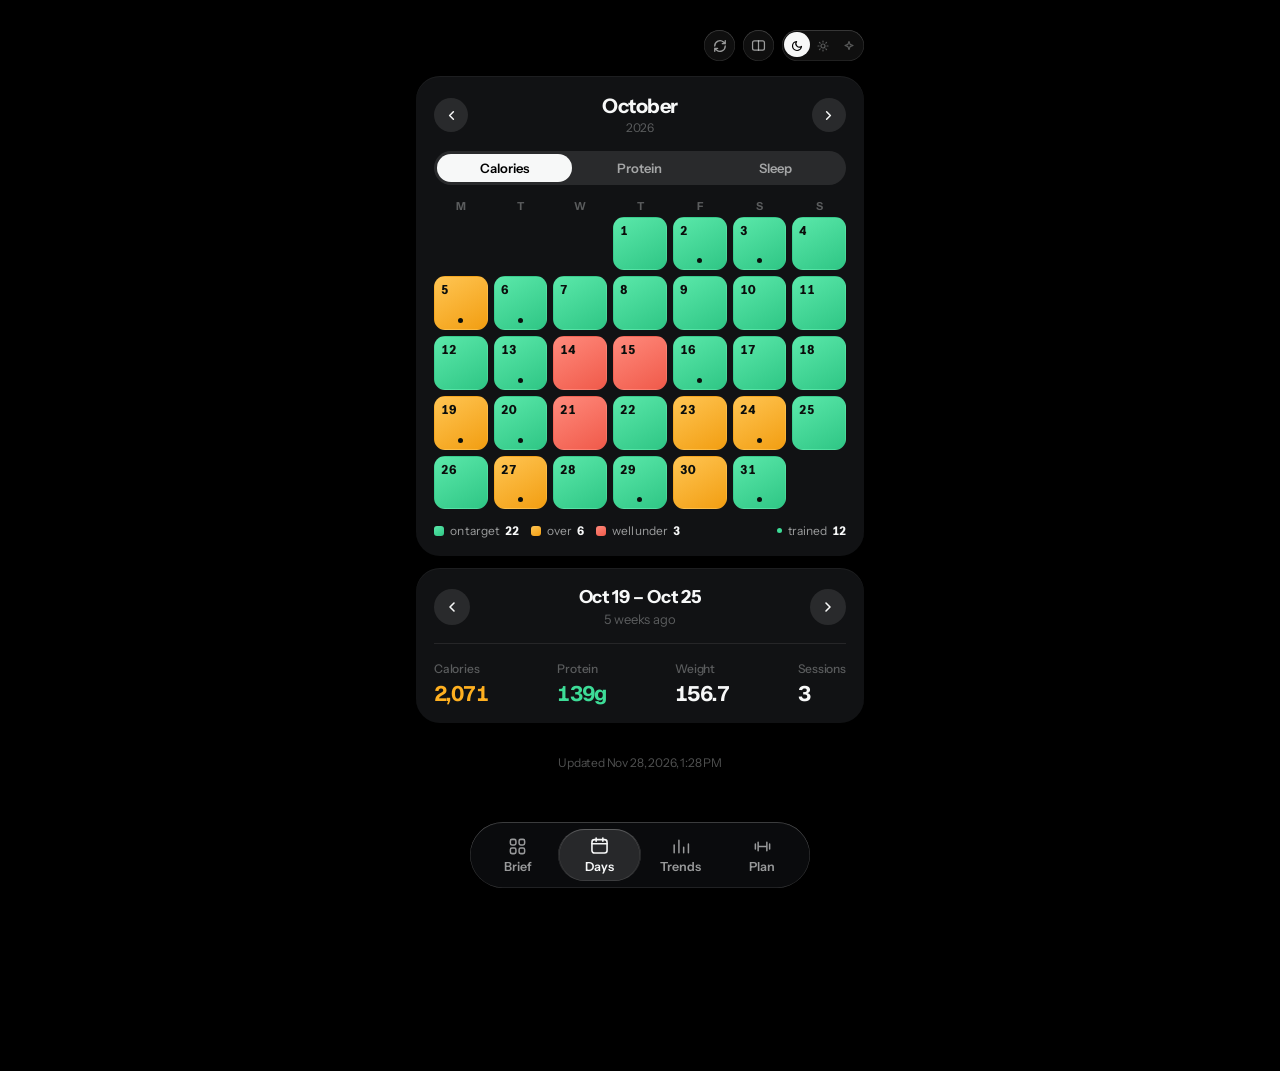
<file: index.html>
<!DOCTYPE html>
<html lang="en"><head><meta charset="utf-8">
<meta name="viewport" content="width=device-width,initial-scale=1,viewport-fit=cover">
<meta name="build" content="Oct 22, 2026, 7:50 AM">
<meta name="apple-mobile-web-app-capable" content="yes">
<meta name="apple-mobile-web-app-status-bar-style" content="black-translucent">
<title>Cut protocol</title>
<meta name="theme-color" content="#000000">
<link rel="apple-touch-icon" href="icon.png">
<link rel="icon" type="image/png" href="icon.png">
<style>html,body{margin:0;background:#000}*{box-sizing:border-box}
#splash{position:fixed;inset:0;z-index:200;background:#000;display:flex;flex-direction:column;align-items:center;justify-content:center;
  transition:opacity .55s ease,transform .7s cubic-bezier(.2,.9,.22,1)}
#splash.gone{opacity:0;transform:scale(1.06);pointer-events:none}
#splash svg{width:150px;height:84px;overflow:visible}
#splash .trk{fill:none;stroke:#1d2227;stroke-width:9;stroke-linecap:round}
#splash .arc{fill:none;stroke:url(#spg);stroke-width:9;stroke-linecap:round;stroke-dasharray:240;stroke-dashoffset:240;
  animation:spdraw 1.1s cubic-bezier(.3,.9,.3,1) .1s forwards;filter:drop-shadow(0 0 8px rgba(61,220,151,.7))}
#splash .t{margin-top:18px;font:600 15px -apple-system,BlinkMacSystemFont,"SF Pro Text",system-ui,sans-serif;letter-spacing:-.01em;color:rgba(247,248,248,.55);
  opacity:0;animation:spfade .6s ease .35s forwards}
@keyframes spdraw{to{stroke-dashoffset:92}}
@keyframes spfade{to{opacity:1}}
@media (prefers-reduced-motion: reduce){#splash .arc{animation:none;stroke-dashoffset:92}#splash .t{animation:none;opacity:1}}
</style>
</head><body><div id="splash"><svg viewBox="0 0 150 84"><defs><linearGradient id="spg" x1="0" x2="1"><stop offset="0" stop-color="#3DDC97"/><stop offset="1" stop-color="#D6F84C"/></linearGradient></defs>
<path class="trk" d="M10,74 A118,118 0 0 1 140,74"/><path class="arc" d="M10,74 A118,118 0 0 1 140,74"/></svg><div class="t">Cut protocol</div></div>
<div id="root"></div><script src="app.1cd3cdcfc5.js"></script></body></html>
</file>
